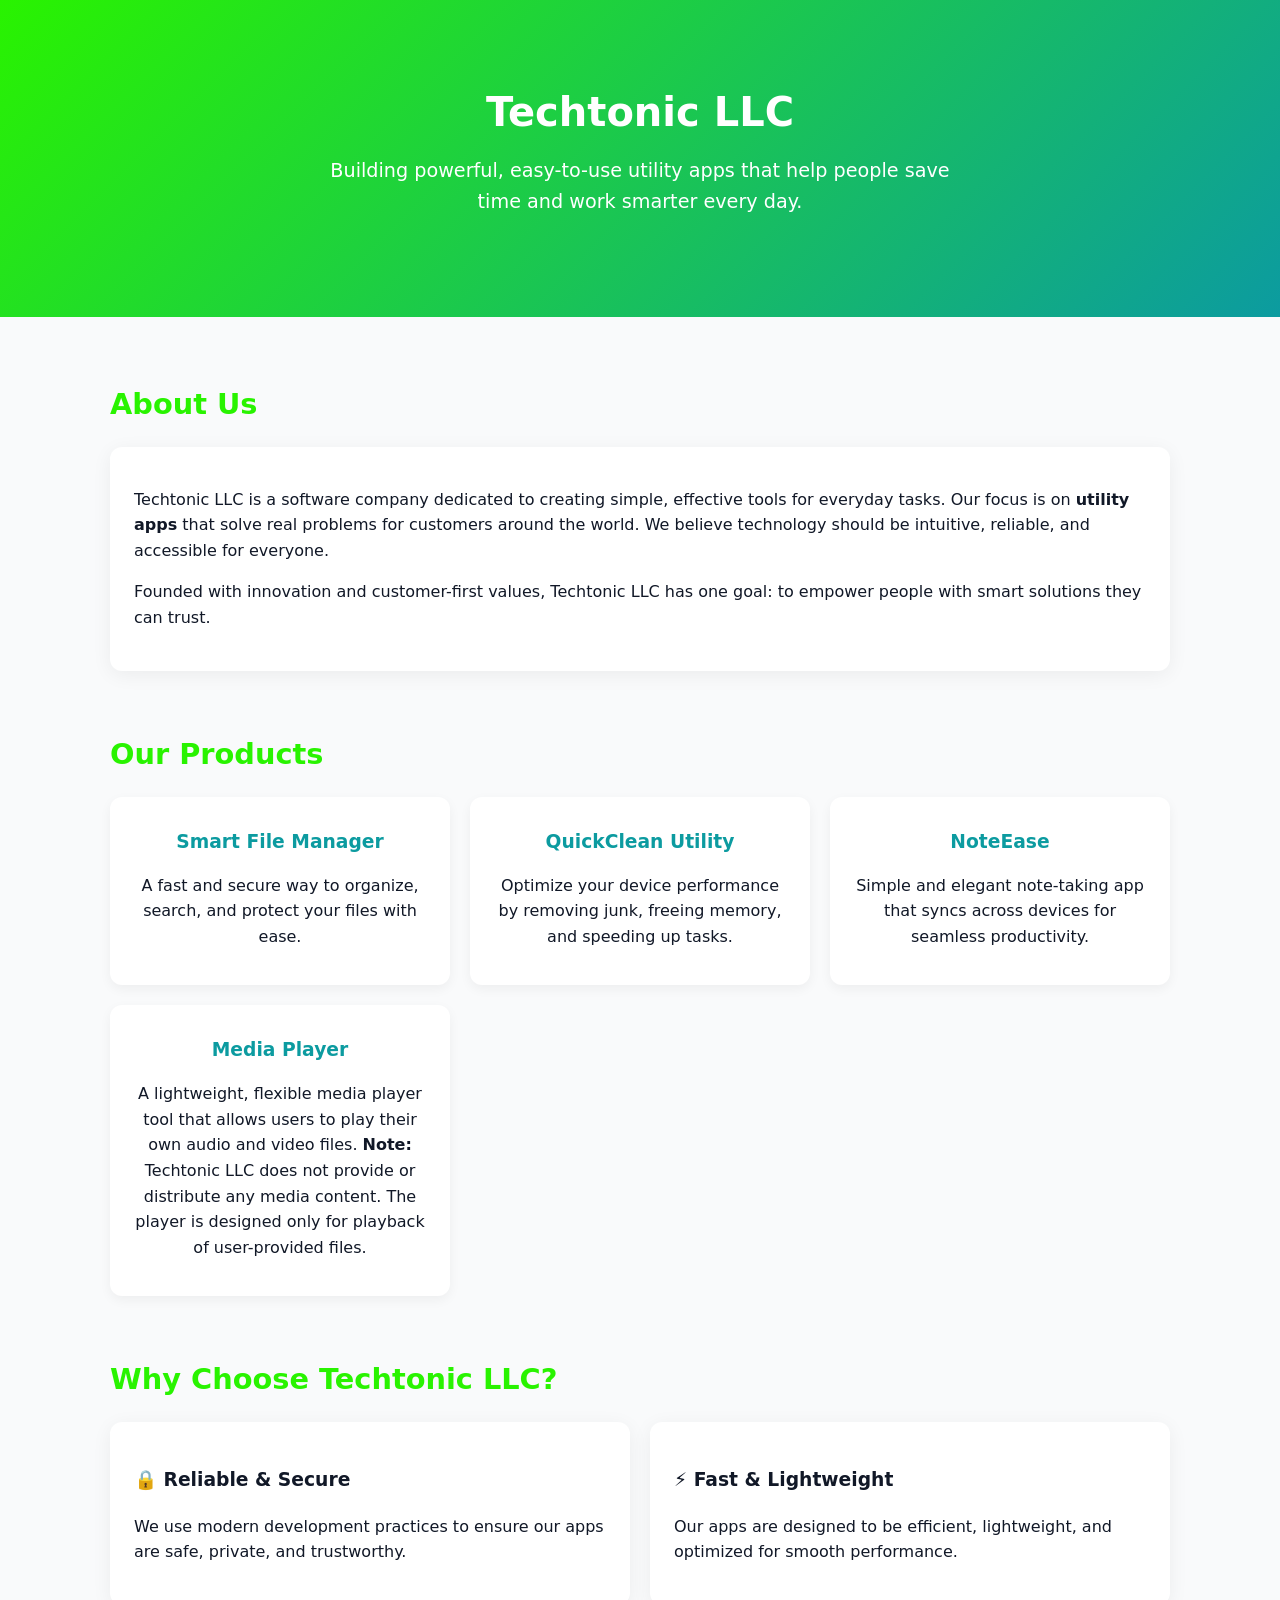
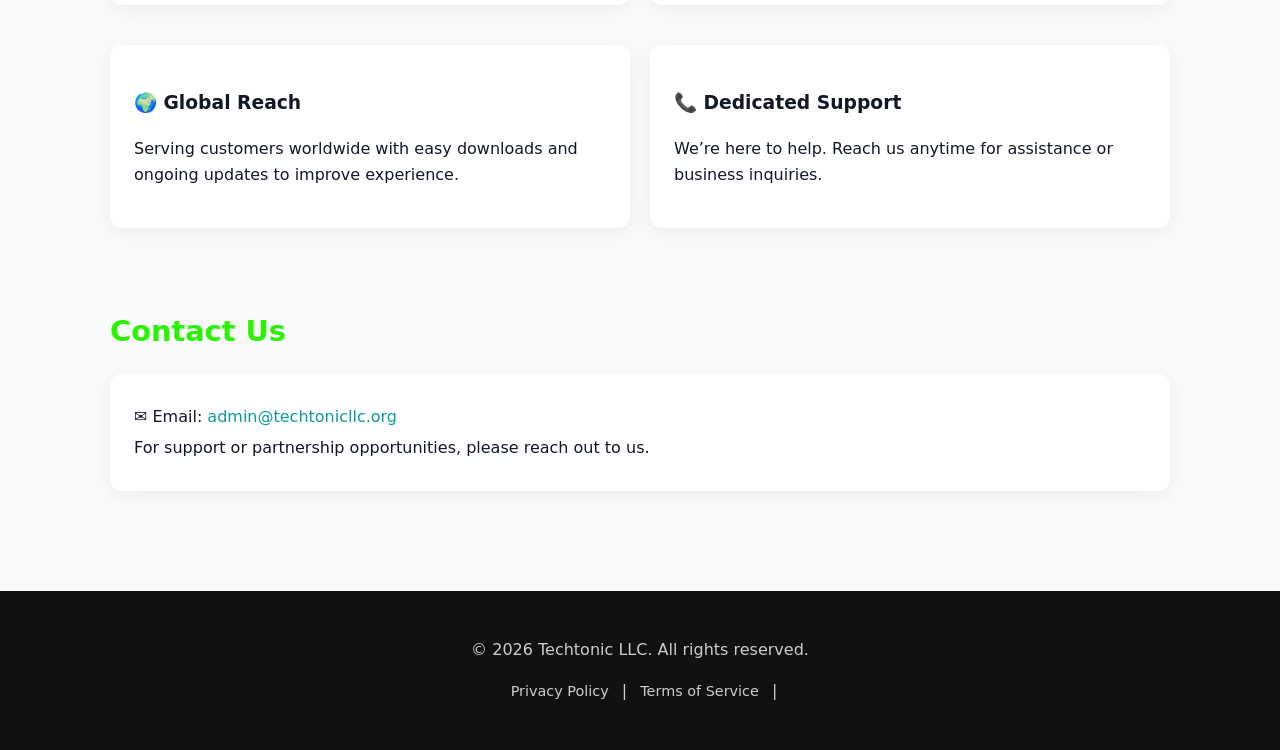
<file: index.html>
<!doctype html>
<html lang="en">
<head>
  <meta charset="utf-8">
  <meta name="viewport" content="width=device-width,initial-scale=1">
  <title>Techtonic LLC — Smart Utility Apps</title>
  <link rel="stylesheet" href="styles.css"/>
</head>
<body>

  <!-- Hero -->
  <header>
    <h1>Techtonic LLC</h1>
    <p>Building powerful, easy-to-use utility apps that help people save time and work smarter every day.</p>
  </header>

  <main>

    <!-- About -->
    <section>
      <h2>About Us</h2>
      <div class="card">
        <p>Techtonic LLC is a software company dedicated to creating simple, effective tools for everyday tasks. 
        Our focus is on <strong>utility apps</strong> that solve real problems for customers around the world.  
        We believe technology should be intuitive, reliable, and accessible for everyone.</p>
        <p>Founded with innovation and customer-first values, Techtonic LLC has one goal: 
        to empower people with smart solutions they can trust.</p>
      </div>
    </section>

    <!-- Products -->
    <section>
      <h2>Our Products</h2>
      <div class="grid grid-3">
        <div class="feature">
          <h3>Smart File Manager</h3>
          <p>A fast and secure way to organize, search, and protect your files with ease.</p>
        </div>
        <div class="feature">
          <h3>QuickClean Utility</h3>
          <p>Optimize your device performance by removing junk, freeing memory, and speeding up tasks.</p>
        </div>
        <div class="feature">
          <h3>NoteEase</h3>
          <p>Simple and elegant note-taking app that syncs across devices for seamless productivity.</p>
        </div>
        <div class="feature">
          <h3>Media Player</h3>
          <p>A lightweight, flexible media player tool that allows users to play their own audio and video files.  
          <strong>Note:</strong> Techtonic LLC does not provide or distribute any media content. The player is designed only for playback of user-provided files.</p>
        </div>
      </div>
    </section>

    <!-- Why Choose Us -->
    <section>
      <h2>Why Choose Techtonic LLC?</h2>
      <div class="grid grid-2">
        <div class="card">
          <h3>🔒 Reliable & Secure</h3>
          <p>We use modern development practices to ensure our apps are safe, private, and trustworthy.</p>
        </div>
        <div class="card">
          <h3>⚡ Fast & Lightweight</h3>
          <p>Our apps are designed to be efficient, lightweight, and optimized for smooth performance.</p>
        </div>
        <div class="card">
          <h3>🌍 Global Reach</h3>
          <p>Serving customers worldwide with easy downloads and ongoing updates to improve experience.</p>
        </div>
        <div class="card">
          <h3>📞 Dedicated Support</h3>
          <p>We’re here to help. Reach us anytime for assistance or business inquiries.</p>
        </div>
      </div>
    </section>

    <!-- Contact -->
    <section>
      <h2>Contact Us</h2>
      <div class="card contact">
        <!-- <p>📞 Phone: <a href="tel:+239-744-5288">+1 646-713-1468</a></p> -->
        <p>✉️ Email: <a href="mailto:admin@techtonicllc.org">admin@techtonicllc.org</a></p>
        <!-- <p>📍 Headquarters: United States</p> -->
        <p>For support or partnership opportunities, please reach out to us.</p>
      </div>
    </section>

  </main>

  <!-- Footer -->
  <footer>
    <p>© <script>document.write(new Date().getFullYear())</script> Techtonic LLC. All rights reserved.</p>
    <p>
      <a href="/privacy-policy.html">Privacy Policy</a> | 
      <a href="/terms-and-conditions.html">Terms of Service</a> | 
      <!-- <a href="#">Support</a> -->
    </p>
  </footer>

</body>
</html>
</file>
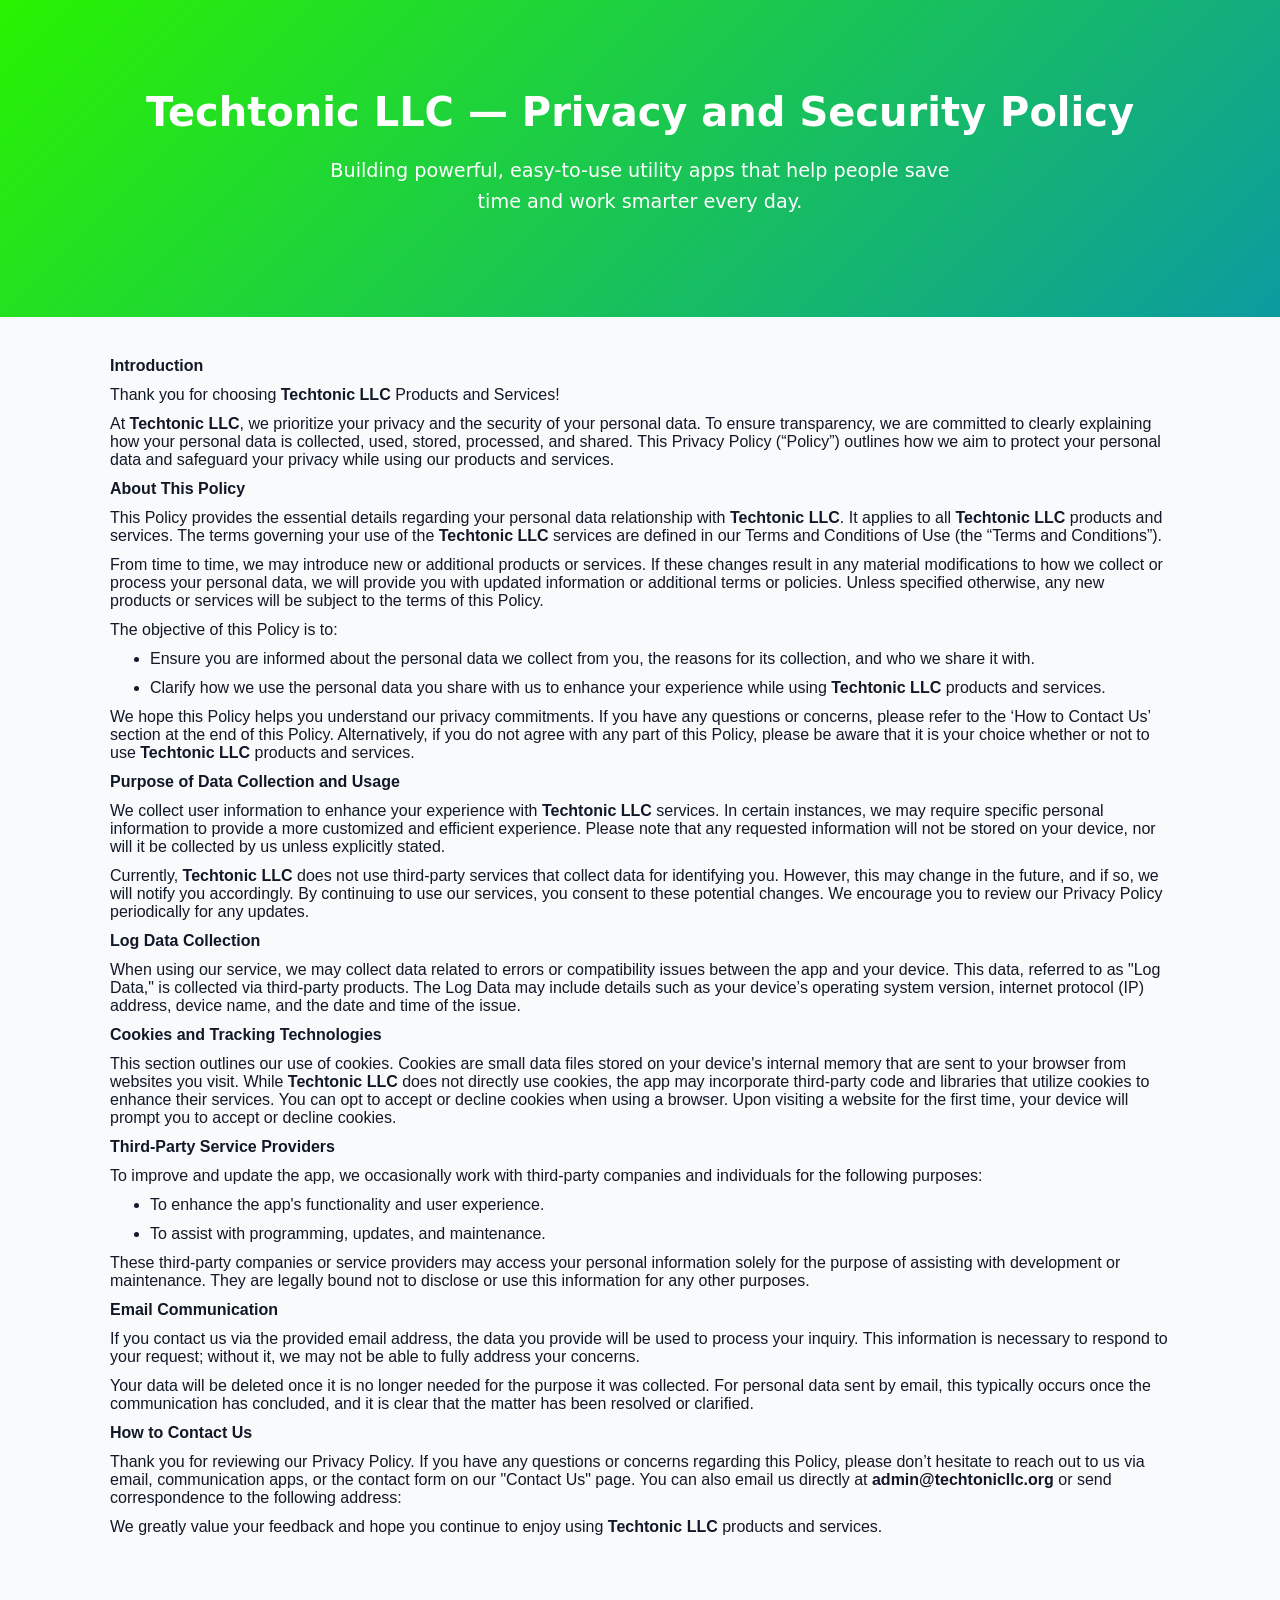
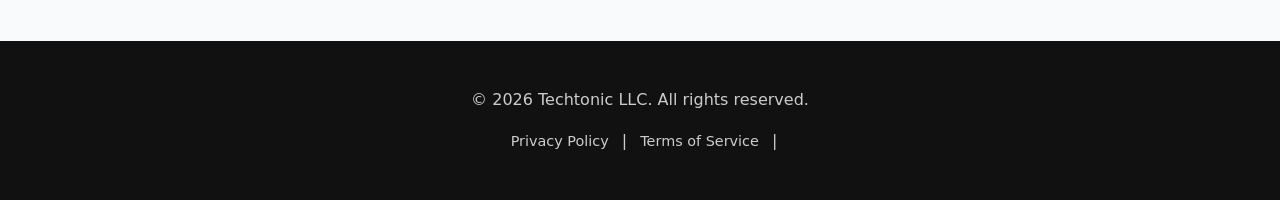
<file: privacy-policy.html>
<!doctype html>
<html lang="en">
  <head>
    <meta charset="UTF-8" />
    <meta name="viewport" content="width=device-width, initial-scale=1.0" />
    <title>Techtonic LLC — Privacy and Security Policy</title>
    <link rel="stylesheet" href="styles.css" />
  </head>
  <body>
    <!-- Hero -->
    <header>
      <h1>Techtonic LLC — Privacy and Security Policy</h1>
      <p>
        Building powerful, easy-to-use utility apps that help people save time
        and work smarter every day.
      </p>
    </header>
    <main>
      <p
        class="MsoNormal"
        style="
          margin: 0in 0in 11px;
          font-size: 15px;
          font-family: Calibri, sans-serif;
          line-height: normal;
        "
      >
        <strong><span style="font-size: 16px">Introduction</span></strong>
      </p>

      <p
        class="MsoNormal"
        style="
          margin: 0in 0in 11px;
          font-size: 15px;
          font-family: Calibri, sans-serif;
          line-height: normal;
        "
      >
        <span style="font-size: 16px"
          >Thank you for choosing <strong>Techtonic LLC</strong> Products and
          Services!</span
        >
      </p>

      <p
        class="MsoNormal"
        style="
          margin: 0in 0in 11px;
          font-size: 15px;
          font-family: Calibri, sans-serif;
          line-height: normal;
        "
      >
        <span style="font-size: 16px"
          >At <strong>Techtonic LLC</strong>, we prioritize your privacy and the
          security of your personal data. To ensure transparency, we are
          committed to clearly explaining how your personal data is collected,
          used, stored, processed, and shared. This Privacy Policy (“Policy”)
          outlines how we aim to protect your personal data and safeguard your
          privacy while using our products and services.</span
        >
      </p>

      <p
        class="MsoNormal"
        style="
          margin: 0in 0in 11px;
          font-size: 15px;
          font-family: Calibri, sans-serif;
          line-height: normal;
        "
      >
        <strong><span style="font-size: 16px">About This Policy</span></strong>
      </p>

      <p
        class="MsoNormal"
        style="
          margin: 0in 0in 11px;
          font-size: 15px;
          font-family: Calibri, sans-serif;
          line-height: normal;
        "
      >
        <span style="font-size: 16px"
          >This Policy provides the essential details regarding your personal
          data relationship with <strong>Techtonic LLC</strong>. It applies to
          all <strong>Techtonic LLC</strong> products and services. The terms
          governing your use of the <strong>Techtonic LLC</strong> services are
          defined in our Terms and Conditions of Use (the “Terms and
          Conditions”).</span
        >
      </p>

      <p
        class="MsoNormal"
        style="
          margin: 0in 0in 11px;
          font-size: 15px;
          font-family: Calibri, sans-serif;
          line-height: normal;
        "
      >
        <span style="font-size: 16px"
          >From time to time, we may introduce new or additional products or
          services. If these changes result in any material modifications to how
          we collect or process your personal data, we will provide you with
          updated information or additional terms or policies. Unless specified
          otherwise, any new products or services will be subject to the terms
          of this Policy.</span
        >
      </p>

      <p
        class="MsoNormal"
        style="
          margin: 0in 0in 11px;
          font-size: 15px;
          font-family: Calibri, sans-serif;
          line-height: normal;
        "
      >
        <span style="font-size: 16px">The objective of this Policy is to:</span>
      </p>

      <ul style="margin-bottom: 0in; margin-top: 0in" type="disc">
        <li
          class="MsoNormal"
          style="
            margin: 0in 0in 11px;
            font-size: 15px;
            font-family: Calibri, sans-serif;
            line-height: normal;
          "
        >
          <span style="font-size: 16px"
            >Ensure you are informed about the personal data we collect from
            you, the reasons for its collection, and who we share it with.</span
          >
        </li>
        <li
          class="MsoNormal"
          style="
            margin: 0in 0in 11px;
            font-size: 15px;
            font-family: Calibri, sans-serif;
            line-height: normal;
          "
        >
          <span style="font-size: 16px"
            >Clarify how we use the personal data you share with us to enhance
            your experience while using <strong>Techtonic LLC</strong> products
            and services.</span
          >
        </li>
      </ul>

      <p
        class="MsoNormal"
        style="
          margin: 0in 0in 11px;
          font-size: 15px;
          font-family: Calibri, sans-serif;
          line-height: normal;
        "
      >
        <span style="font-size: 16px"
          >We hope this Policy helps you understand our privacy commitments. If
          you have any questions or concerns, please refer to the ‘How to
          Contact Us’ section at the end of this Policy. Alternatively, if you
          do not agree with any part of this Policy, please be aware that it is
          your choice whether or not to use
          <strong>Techtonic LLC</strong> products and services.</span
        >
      </p>

      <p
        class="MsoNormal"
        style="
          margin: 0in 0in 11px;
          font-size: 15px;
          font-family: Calibri, sans-serif;
          line-height: normal;
        "
      >
        <strong
          ><span style="font-size: 16px"
            >Purpose of Data Collection and Usage</span
          ></strong
        >
      </p>

      <p
        class="MsoNormal"
        style="
          margin: 0in 0in 11px;
          font-size: 15px;
          font-family: Calibri, sans-serif;
          line-height: normal;
        "
      >
        <span style="font-size: 16px"
          >We collect user information to enhance your experience with
          <strong>Techtonic LLC</strong> services. In certain instances, we may
          require specific personal information to provide a more customized and
          efficient experience. Please note that any requested information will
          not be stored on your device, nor will it be collected by us unless
          explicitly stated.</span
        >
      </p>

      <p
        class="MsoNormal"
        style="
          margin: 0in 0in 11px;
          font-size: 15px;
          font-family: Calibri, sans-serif;
          line-height: normal;
        "
      >
        <span style="font-size: 16px"
          >Currently, <strong>Techtonic LLC</strong> does not use third-party
          services that collect data for identifying you. However, this may
          change in the future, and if so, we will notify you accordingly. By
          continuing to use our services, you consent to these potential
          changes. We encourage you to review our Privacy Policy periodically
          for any updates.</span
        >
      </p>

      <p
        class="MsoNormal"
        style="
          margin: 0in 0in 11px;
          font-size: 15px;
          font-family: Calibri, sans-serif;
          line-height: normal;
        "
      >
        <strong
          ><span style="font-size: 16px">Log Data Collection</span></strong
        >
      </p>

      <p
        class="MsoNormal"
        style="
          margin: 0in 0in 11px;
          font-size: 15px;
          font-family: Calibri, sans-serif;
          line-height: normal;
        "
      >
        <span style="font-size: 16px"
          >When using our service, we may collect data related to errors or
          compatibility issues between the app and your device. This data,
          referred to as "Log Data," is collected via third-party products. The
          Log Data may include details such as your device’s operating system
          version, internet protocol (IP) address, device name, and the date and
          time of the issue.</span
        >
      </p>

      <p
        class="MsoNormal"
        style="
          margin: 0in 0in 11px;
          font-size: 15px;
          font-family: Calibri, sans-serif;
          line-height: normal;
        "
      >
        <strong
          ><span style="font-size: 16px"
            >Cookies and Tracking Technologies</span
          ></strong
        >
      </p>

      <p
        class="MsoNormal"
        style="
          margin: 0in 0in 11px;
          font-size: 15px;
          font-family: Calibri, sans-serif;
          line-height: normal;
        "
      >
        <span style="font-size: 16px"
          >This section outlines our use of cookies. Cookies are small data
          files stored on your device's internal memory that are sent to your
          browser from websites you visit. While
          <strong>Techtonic LLC</strong> does not directly use cookies, the app
          may incorporate third-party code and libraries that utilize cookies to
          enhance their services. You can opt to accept or decline cookies when
          using a browser. Upon visiting a website for the first time, your
          device will prompt you to accept or decline cookies.</span
        >
      </p>

      <p
        class="MsoNormal"
        style="
          margin: 0in 0in 11px;
          font-size: 15px;
          font-family: Calibri, sans-serif;
          line-height: normal;
        "
      >
        <strong
          ><span style="font-size: 16px"
            >Third-Party Service Providers</span
          ></strong
        >
      </p>

      <p
        class="MsoNormal"
        style="
          margin: 0in 0in 11px;
          font-size: 15px;
          font-family: Calibri, sans-serif;
          line-height: normal;
        "
      >
        <span style="font-size: 16px"
          >To improve and update the app, we occasionally work with third-party
          companies and individuals for the following purposes:</span
        >
      </p>

      <ul style="margin-bottom: 0in; margin-top: 0in" type="disc">
        <li
          class="MsoNormal"
          style="
            margin: 0in 0in 11px;
            font-size: 15px;
            font-family: Calibri, sans-serif;
            line-height: normal;
          "
        >
          <span style="font-size: 16px"
            >To enhance the app's functionality and user experience.</span
          >
        </li>
        <li
          class="MsoNormal"
          style="
            margin: 0in 0in 11px;
            font-size: 15px;
            font-family: Calibri, sans-serif;
            line-height: normal;
          "
        >
          <span style="font-size: 16px"
            >To assist with programming, updates, and maintenance.</span
          >
        </li>
      </ul>

      <p
        class="MsoNormal"
        style="
          margin: 0in 0in 11px;
          font-size: 15px;
          font-family: Calibri, sans-serif;
          line-height: normal;
        "
      >
        <span style="font-size: 16px"
          >These third-party companies or service providers may access your
          personal information solely for the purpose of assisting with
          development or maintenance. They are legally bound not to disclose or
          use this information for any other purposes.</span
        >
      </p>

      <p
        class="MsoNormal"
        style="
          margin: 0in 0in 11px;
          font-size: 15px;
          font-family: Calibri, sans-serif;
          line-height: normal;
        "
      >
        <strong
          ><span style="font-size: 16px">Email Communication</span></strong
        >
      </p>

      <p
        class="MsoNormal"
        style="
          margin: 0in 0in 11px;
          font-size: 15px;
          font-family: Calibri, sans-serif;
          line-height: normal;
        "
      >
        <span style="font-size: 16px"
          >If you contact us via the provided email address, the data you
          provide will be used to process your inquiry. This information is
          necessary to respond to your request; without it, we may not be able
          to fully address your concerns.</span
        >
      </p>

      <p
        class="MsoNormal"
        style="
          margin: 0in 0in 11px;
          font-size: 15px;
          font-family: Calibri, sans-serif;
          line-height: normal;
        "
      >
        <span style="font-size: 16px"
          >Your data will be deleted once it is no longer needed for the purpose
          it was collected. For personal data sent by email, this typically
          occurs once the communication has concluded, and it is clear that the
          matter has been resolved or clarified.</span
        >
      </p>

      <p
        class="MsoNormal"
        style="
          margin: 0in 0in 11px;
          font-size: 15px;
          font-family: Calibri, sans-serif;
          line-height: normal;
        "
      >
        <strong><span style="font-size: 16px">How to Contact Us</span></strong>
      </p>

      <p
        class="MsoNormal"
        style="
          margin: 0in 0in 11px;
          font-size: 15px;
          font-family: Calibri, sans-serif;
          line-height: normal;
        "
      >
        <span style="font-size: 16px"
          >Thank you for reviewing our Privacy Policy. If you have any questions
          or concerns regarding this Policy, please don’t hesitate to reach out
          to us via email, communication apps, or the contact form on our
          "Contact Us" page. You can also email us directly at
          <strong>admin@techtonicllc.org</strong> or send correspondence to the
          following address:</span
        >
      </p>

      <p
        class="MsoNormal"
        style="
          margin: 0in 0in 11px;
          font-size: 15px;
          font-family: Calibri, sans-serif;
          line-height: normal;
        "
      >
        <span style="font-size: 16px"
          >We greatly value your feedback and hope you continue to enjoy using
          <strong>Techtonic LLC</strong> products and services.</span
        >
      </p>

      <p
        class="MsoNormal"
        style="
          margin: 0in 0in 11px;
          font-size: 15px;
          font-family: Calibri, sans-serif;
          line-height: 106%;
        "
      >
        <span style="font-size: 15px; line-height: 106%">&nbsp;</span><br />
      </p>

      <p
        class="MsoNormal"
        style="
          margin: 0in 0in 11px;
          line-height: 107%;
          font-size: 15px;
          font-family: Calibri, sans-serif;
        "
      >
        &nbsp;<br />
      </p>
    </main>
    <!-- Footer -->
    <footer>
      <p>
        ©
        <script>
          document.write(new Date().getFullYear());
        </script>
        Techtonic LLC. All rights reserved.
      </p>
      <p>
        <a href="/privacy-policy.html">Privacy Policy</a> |
        <a href="/terms-and-conditions.html">Terms of Service</a> |
        <!-- <a href="#">Support</a> -->
      </p>
    </footer>
  </body>
</html>
</file>
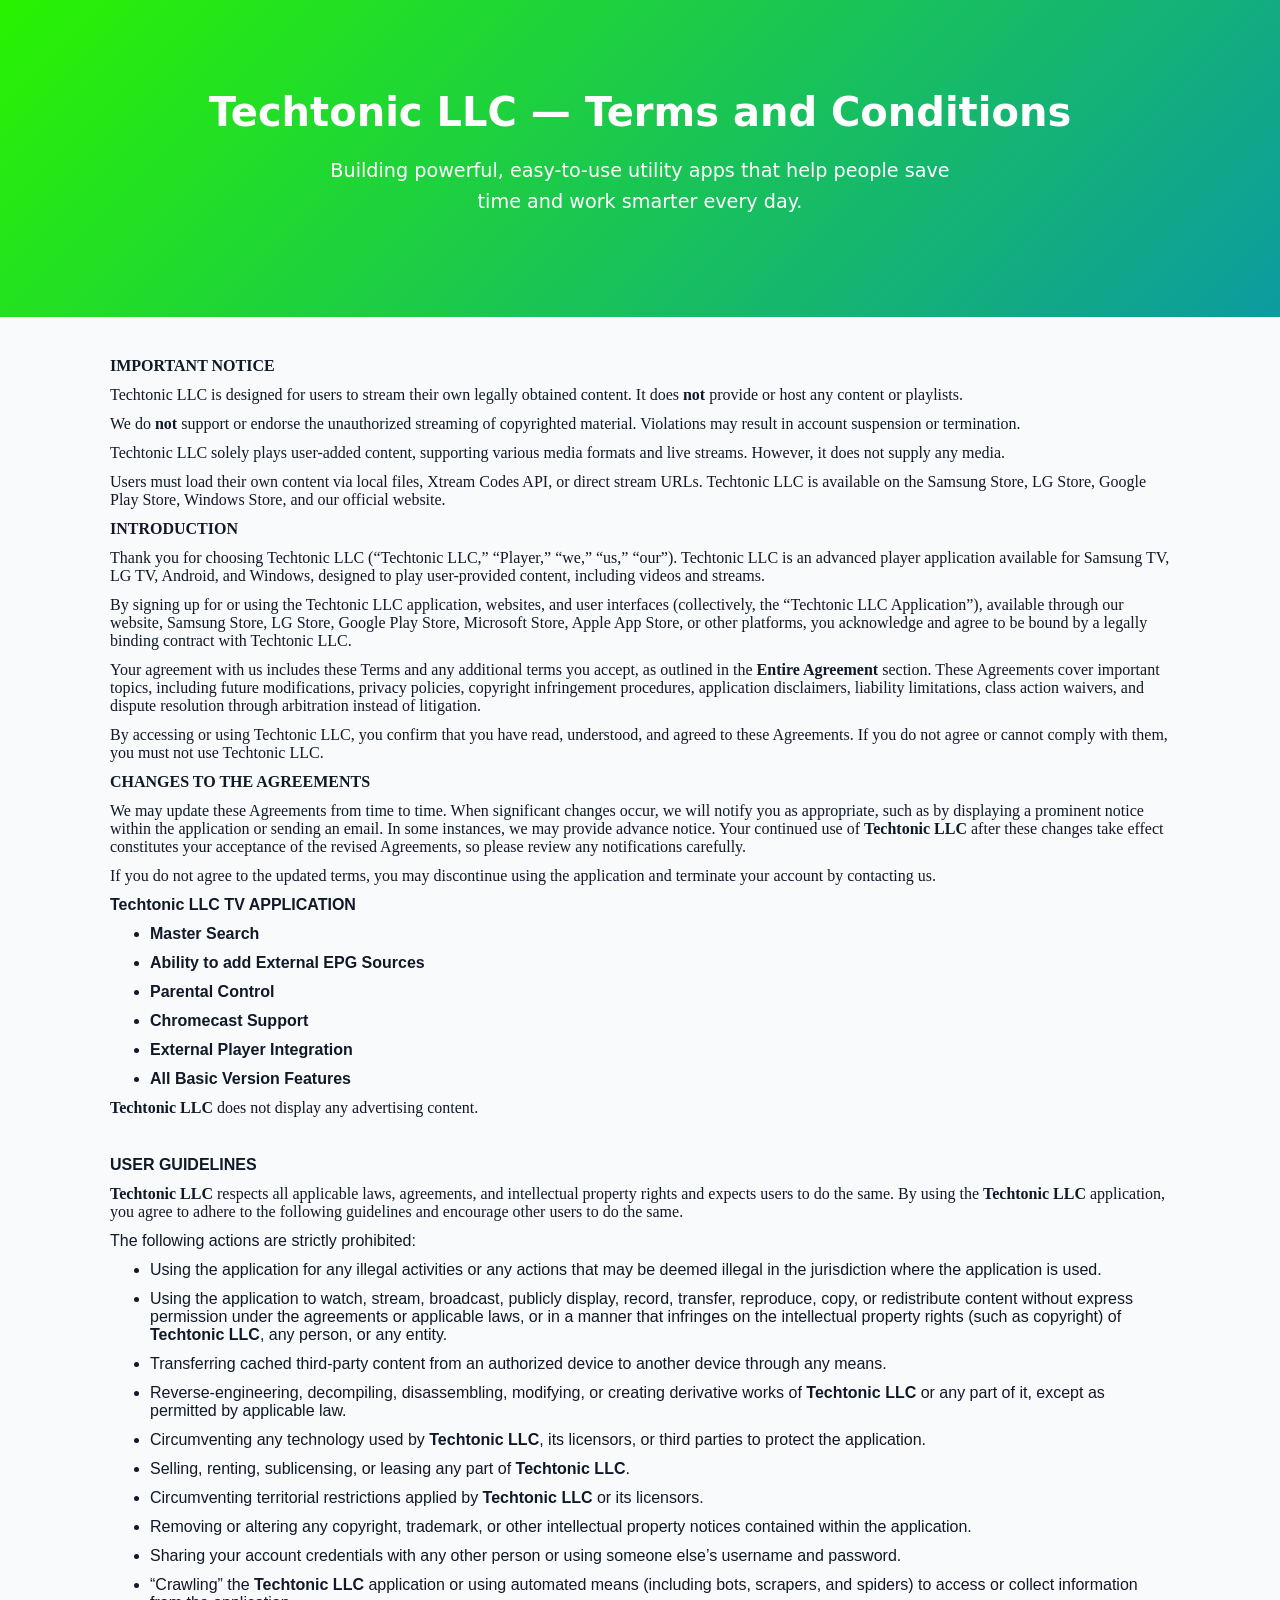
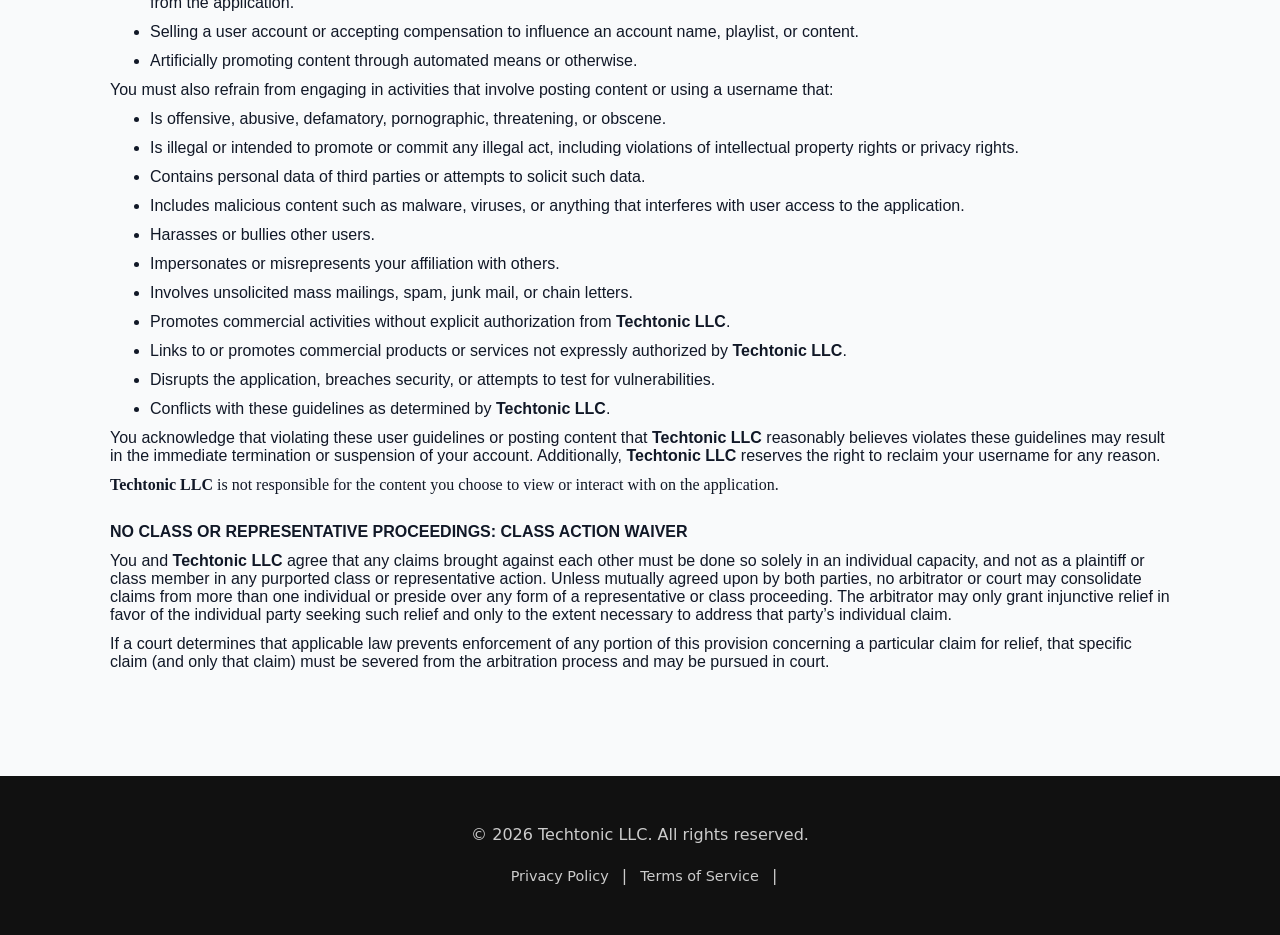
<file: terms-and-conditions.html>
<!doctype html>
<html lang="en">
  <head>
    <meta charset="UTF-8" />
    <meta name="viewport" content="width=device-width, initial-scale=1.0" />
    <title>Techtonic LLC — Terms and Conditions</title>
    <link rel="stylesheet" href="styles.css" />
  </head>
  <body>
    <header>
      <h1>Techtonic LLC — Terms and Conditions</h1>
      <p>
        Building powerful, easy-to-use utility apps that help people save time
        and work smarter every day.
      </p>
    </header>
    <main>
      <p
        class="MsoNormal"
        style="
          margin: 0in 0in 11px;
          font-size: 15px;
          font-family: Calibri, sans-serif;
          line-height: normal;
        "
      >
        <strong
          ><span
            style="
              font-size: 16px;
              font-family: &quot;Times New Roman&quot;, serif;
            "
            >IMPORTANT NOTICE</span
          ></strong
        >
      </p>

      <p
        class="MsoNormal"
        style="
          margin: 0in 0in 11px;
          font-size: 15px;
          font-family: Calibri, sans-serif;
          line-height: normal;
        "
      >
        <span
          style="
            font-size: 16px;
            font-family: &quot;Times New Roman&quot;, serif;
          "
          >Techtonic LLC is designed for users to stream their own legally
          obtained content. It does <strong>not</strong> provide or host any
          content or playlists.</span
        >
      </p>

      <p
        class="MsoNormal"
        style="
          margin: 0in 0in 11px;
          font-size: 15px;
          font-family: Calibri, sans-serif;
          line-height: normal;
        "
      >
        <span
          style="
            font-size: 16px;
            font-family: &quot;Times New Roman&quot;, serif;
          "
          >We do <strong>not</strong> support or endorse the unauthorized
          streaming of copyrighted material. Violations may result in account
          suspension or termination.</span
        >
      </p>

      <p
        class="MsoNormal"
        style="
          margin: 0in 0in 11px;
          font-size: 15px;
          font-family: Calibri, sans-serif;
          line-height: normal;
        "
      >
        <span
          style="
            font-size: 16px;
            font-family: &quot;Times New Roman&quot;, serif;
          "
          >Techtonic LLC solely plays user-added content, supporting various
          media formats and live streams. However, it does not supply any
          media.</span
        >
      </p>

      <p
        class="MsoNormal"
        style="
          margin: 0in 0in 11px;
          font-size: 15px;
          font-family: Calibri, sans-serif;
          line-height: normal;
        "
      >
        <span
          style="
            font-size: 16px;
            font-family: &quot;Times New Roman&quot;, serif;
          "
          >Users must load their own content via local files, Xtream Codes API,
          or direct stream URLs. Techtonic LLC is available on the Samsung
          Store, LG Store, Google Play Store, Windows Store, and our official
          website.</span
        >
      </p>

      <p
        class="MsoNormal"
        style="
          margin: 0in 0in 11px;
          font-size: 15px;
          font-family: Calibri, sans-serif;
          line-height: normal;
        "
      >
        <strong
          ><span
            style="
              font-size: 16px;
              font-family: &quot;Times New Roman&quot;, serif;
            "
            >INTRODUCTION</span
          ></strong
        >
      </p>

      <p
        class="MsoNormal"
        style="
          margin: 0in 0in 11px;
          font-size: 15px;
          font-family: Calibri, sans-serif;
          line-height: normal;
        "
      >
        <span
          style="
            font-size: 16px;
            font-family: &quot;Times New Roman&quot;, serif;
          "
          >Thank you for choosing Techtonic LLC (“Techtonic LLC,” “Player,”
          “we,” “us,” “our”). Techtonic LLC is an advanced player application
          available for Samsung TV, LG TV, Android, and Windows, designed to
          play user-provided content, including videos and streams.</span
        >
      </p>

      <p
        class="MsoNormal"
        style="
          margin: 0in 0in 11px;
          font-size: 15px;
          font-family: Calibri, sans-serif;
          line-height: normal;
        "
      >
        <span
          style="
            font-size: 16px;
            font-family: &quot;Times New Roman&quot;, serif;
          "
          >By signing up for or using the Techtonic LLC application, websites,
          and user interfaces (collectively, the “Techtonic LLC Application”),
          available through our website, Samsung Store, LG Store, Google Play
          Store, Microsoft Store, Apple App Store, or other platforms, you
          acknowledge and agree to be bound by a legally binding contract with
          Techtonic LLC.</span
        >
      </p>

      <p
        class="MsoNormal"
        style="
          margin: 0in 0in 11px;
          font-size: 15px;
          font-family: Calibri, sans-serif;
          line-height: normal;
        "
      >
        <span
          style="
            font-size: 16px;
            font-family: &quot;Times New Roman&quot;, serif;
          "
          >Your agreement with us includes these Terms and any additional terms
          you accept, as outlined in the
          <strong>Entire Agreement</strong> section. These Agreements cover
          important topics, including future modifications, privacy policies,
          copyright infringement procedures, application disclaimers, liability
          limitations, class action waivers, and dispute resolution through
          arbitration instead of litigation.</span
        >
      </p>

      <p
        class="MsoNormal"
        style="
          margin: 0in 0in 11px;
          font-size: 15px;
          font-family: Calibri, sans-serif;
          line-height: normal;
        "
      >
        <span
          style="
            font-size: 16px;
            font-family: &quot;Times New Roman&quot;, serif;
          "
          >By accessing or using Techtonic LLC, you confirm that you have read,
          understood, and agreed to these Agreements. If you do not agree or
          cannot comply with them, you must not use Techtonic LLC.</span
        >
      </p>

      <p
        class="MsoNormal"
        style="
          margin: 0in 0in 11px;
          font-size: 15px;
          font-family: Calibri, sans-serif;
          line-height: normal;
        "
      >
        <strong
          ><span
            style="
              font-size: 16px;
              font-family: &quot;Times New Roman&quot;, serif;
            "
            >CHANGES TO THE AGREEMENTS</span
          ></strong
        >
      </p>

      <p
        class="MsoNormal"
        style="
          margin: 0in 0in 11px;
          font-size: 15px;
          font-family: Calibri, sans-serif;
          line-height: normal;
        "
      >
        <span
          style="
            font-size: 16px;
            font-family: &quot;Times New Roman&quot;, serif;
          "
          >We may update these Agreements from time to time. When significant
          changes occur, we will notify you as appropriate, such as by
          displaying a prominent notice within the application or sending an
          email. In some instances, we may provide advance notice. Your
          continued use of <strong>Techtonic LLC</strong> after these changes
          take effect constitutes your acceptance of the revised Agreements, so
          please review any notifications carefully.</span
        >
      </p>

      <p
        class="MsoNormal"
        style="
          margin: 0in 0in 11px;
          font-size: 15px;
          font-family: Calibri, sans-serif;
          line-height: normal;
        "
      >
        <span
          style="
            font-size: 16px;
            font-family: &quot;Times New Roman&quot;, serif;
          "
          >If you do not agree to the updated terms, you may discontinue using
          the application and terminate your account by contacting us.</span
        >
      </p>

      <p
        class="MsoNormal"
        style="
          margin: 0in 0in 11px;
          font-size: 15px;
          font-family: Calibri, sans-serif;
          line-height: normal;
        "
      >
        <strong
          ><span style="font-size: 16px"
            >Techtonic LLC TV APPLICATION</span
          ></strong
        >
      </p>

      <ul style="margin-bottom: 0in; margin-top: 0in" type="disc">
        <li
          class="MsoNormal"
          style="
            margin: 0in 0in 11px;
            font-size: 15px;
            font-family: Calibri, sans-serif;
            line-height: normal;
          "
        >
          <strong><span style="font-size: 16px">Master Search</span></strong>
        </li>
        <li
          class="MsoNormal"
          style="
            margin: 0in 0in 11px;
            font-size: 15px;
            font-family: Calibri, sans-serif;
            line-height: normal;
          "
        >
          <strong
            ><span style="font-size: 16px"
              >Ability to add External EPG Sources</span
            ></strong
          >
        </li>
        <li
          class="MsoNormal"
          style="
            margin: 0in 0in 11px;
            font-size: 15px;
            font-family: Calibri, sans-serif;
            line-height: normal;
          "
        >
          <strong><span style="font-size: 16px">Parental Control</span></strong>
        </li>
        <li
          class="MsoNormal"
          style="
            margin: 0in 0in 11px;
            font-size: 15px;
            font-family: Calibri, sans-serif;
            line-height: normal;
          "
        >
          <strong
            ><span style="font-size: 16px">Chromecast Support</span></strong
          >
        </li>
        <li
          class="MsoNormal"
          style="
            margin: 0in 0in 11px;
            font-size: 15px;
            font-family: Calibri, sans-serif;
            line-height: normal;
          "
        >
          <strong
            ><span style="font-size: 16px"
              >External Player Integration</span
            ></strong
          >
        </li>
        <li
          class="MsoNormal"
          style="
            margin: 0in 0in 11px;
            font-size: 15px;
            font-family: Calibri, sans-serif;
            line-height: normal;
          "
        >
          <strong
            ><span style="font-size: 16px"
              >All Basic Version Features</span
            ></strong
          >
        </li>
      </ul>

      <p
        class="MsoNormal"
        style="
          margin: 0in 0in 11px;
          font-size: 15px;
          font-family: Calibri, sans-serif;
          line-height: normal;
        "
      >
        <strong
          ><span
            style="
              font-size: 16px;
              font-family: &quot;Times New Roman&quot;, serif;
            "
            >Techtonic LLC</span
          ></strong
        ><span
          style="
            font-size: 16px;
            font-family: &quot;Times New Roman&quot;, serif;
          "
        >
          does not display any advertising content.</span
        >
      </p>

      <p
        class="MsoNormal"
        style="
          margin: 0in 0in 11px;
          font-size: 15px;
          font-family: Calibri, sans-serif;
          line-height: normal;
        "
      >
        <br />
      </p>

      <p
        class="MsoNormal"
        style="
          margin: 0in 0in 11px;
          font-size: 15px;
          font-family: Calibri, sans-serif;
          line-height: normal;
        "
      >
        <strong><span style="font-size: 16px">USER GUIDELINES</span></strong>
      </p>

      <p
        class="MsoNormal"
        style="
          margin: 0in 0in 11px;
          font-size: 15px;
          font-family: Calibri, sans-serif;
          line-height: normal;
        "
      >
        <strong
          ><span
            style="
              font-size: 16px;
              font-family: &quot;Times New Roman&quot;, serif;
            "
            >Techtonic LLC</span
          ></strong
        ><span
          style="
            font-size: 16px;
            font-family: &quot;Times New Roman&quot;, serif;
          "
        >
          respects all applicable laws, agreements, and intellectual property
          rights and expects users to do the same. By using the
          <strong>Techtonic LLC</strong> application, you agree to adhere to the
          following guidelines and encourage other users to do the same.</span
        >
      </p>

      <p
        class="MsoNormal"
        style="
          margin: 0in 0in 11px;
          font-size: 15px;
          font-family: Calibri, sans-serif;
          line-height: normal;
        "
      >
        <span style="font-size: 16px"
          >The following actions are strictly prohibited:</span
        >
      </p>

      <ul style="margin-bottom: 0in; margin-top: 0in" type="disc">
        <li
          class="MsoNormal"
          style="
            margin: 0in 0in 11px;
            font-size: 15px;
            font-family: Calibri, sans-serif;
            line-height: normal;
          "
        >
          <span style="font-size: 16px"
            >Using the application for any illegal activities or any actions
            that may be deemed illegal in the jurisdiction where the application
            is used.</span
          >
        </li>
        <li
          class="MsoNormal"
          style="
            margin: 0in 0in 11px;
            font-size: 15px;
            font-family: Calibri, sans-serif;
            line-height: normal;
          "
        >
          <span style="font-size: 16px"
            >Using the application to watch, stream, broadcast, publicly
            display, record, transfer, reproduce, copy, or redistribute content
            without express permission under the agreements or applicable laws,
            or in a manner that infringes on the intellectual property rights
            (such as copyright) of <strong>Techtonic LLC</strong>, any person,
            or any entity.</span
          >
        </li>
        <li
          class="MsoNormal"
          style="
            margin: 0in 0in 11px;
            font-size: 15px;
            font-family: Calibri, sans-serif;
            line-height: normal;
          "
        >
          <span style="font-size: 16px"
            >Transferring cached third-party content from an authorized device
            to another device through any means.</span
          >
        </li>
        <li
          class="MsoNormal"
          style="
            margin: 0in 0in 11px;
            font-size: 15px;
            font-family: Calibri, sans-serif;
            line-height: normal;
          "
        >
          <span style="font-size: 16px"
            >Reverse-engineering, decompiling, disassembling, modifying, or
            creating derivative works of <strong>Techtonic LLC</strong> or any
            part of it, except as permitted by applicable law.</span
          >
        </li>
        <li
          class="MsoNormal"
          style="
            margin: 0in 0in 11px;
            font-size: 15px;
            font-family: Calibri, sans-serif;
            line-height: normal;
          "
        >
          <span style="font-size: 16px"
            >Circumventing any technology used by
            <strong>Techtonic LLC</strong>, its licensors, or third parties to
            protect the application.</span
          >
        </li>
        <li
          class="MsoNormal"
          style="
            margin: 0in 0in 11px;
            font-size: 15px;
            font-family: Calibri, sans-serif;
            line-height: normal;
          "
        >
          <span style="font-size: 16px"
            >Selling, renting, sublicensing, or leasing any part of
            <strong>Techtonic LLC</strong>.</span
          >
        </li>
        <li
          class="MsoNormal"
          style="
            margin: 0in 0in 11px;
            font-size: 15px;
            font-family: Calibri, sans-serif;
            line-height: normal;
          "
        >
          <span style="font-size: 16px"
            >Circumventing territorial restrictions applied by
            <strong>Techtonic LLC</strong> or its licensors.</span
          >
        </li>
        <li
          class="MsoNormal"
          style="
            margin: 0in 0in 11px;
            font-size: 15px;
            font-family: Calibri, sans-serif;
            line-height: normal;
          "
        >
          <span style="font-size: 16px"
            >Removing or altering any copyright, trademark, or other
            intellectual property notices contained within the
            application.</span
          >
        </li>
        <li
          class="MsoNormal"
          style="
            margin: 0in 0in 11px;
            font-size: 15px;
            font-family: Calibri, sans-serif;
            line-height: normal;
          "
        >
          <span style="font-size: 16px"
            >Sharing your account credentials with any other person or using
            someone else’s username and password.</span
          >
        </li>
        <li
          class="MsoNormal"
          style="
            margin: 0in 0in 11px;
            font-size: 15px;
            font-family: Calibri, sans-serif;
            line-height: normal;
          "
        >
          <span style="font-size: 16px"
            >“Crawling” the <strong>Techtonic LLC</strong> application or using
            automated means (including bots, scrapers, and spiders) to access or
            collect information from the application.</span
          >
        </li>
        <li
          class="MsoNormal"
          style="
            margin: 0in 0in 11px;
            font-size: 15px;
            font-family: Calibri, sans-serif;
            line-height: normal;
          "
        >
          <span style="font-size: 16px"
            >Selling a user account or accepting compensation to influence an
            account name, playlist, or content.</span
          >
        </li>
        <li
          class="MsoNormal"
          style="
            margin: 0in 0in 11px;
            font-size: 15px;
            font-family: Calibri, sans-serif;
            line-height: normal;
          "
        >
          <span style="font-size: 16px"
            >Artificially promoting content through automated means or
            otherwise.</span
          >
        </li>
      </ul>

      <p
        class="MsoNormal"
        style="
          margin: 0in 0in 11px;
          font-size: 15px;
          font-family: Calibri, sans-serif;
          line-height: normal;
        "
      >
        <span style="font-size: 16px"
          >You must also refrain from engaging in activities that involve
          posting content or using a username that:</span
        >
      </p>

      <ul style="margin-bottom: 0in; margin-top: 0in" type="disc">
        <li
          class="MsoNormal"
          style="
            margin: 0in 0in 11px;
            font-size: 15px;
            font-family: Calibri, sans-serif;
            line-height: normal;
          "
        >
          <span style="font-size: 16px"
            >Is offensive, abusive, defamatory, pornographic, threatening, or
            obscene.</span
          >
        </li>
        <li
          class="MsoNormal"
          style="
            margin: 0in 0in 11px;
            font-size: 15px;
            font-family: Calibri, sans-serif;
            line-height: normal;
          "
        >
          <span style="font-size: 16px"
            >Is illegal or intended to promote or commit any illegal act,
            including violations of intellectual property rights or privacy
            rights.</span
          >
        </li>
        <li
          class="MsoNormal"
          style="
            margin: 0in 0in 11px;
            font-size: 15px;
            font-family: Calibri, sans-serif;
            line-height: normal;
          "
        >
          <span style="font-size: 16px"
            >Contains personal data of third parties or attempts to solicit such
            data.</span
          >
        </li>
        <li
          class="MsoNormal"
          style="
            margin: 0in 0in 11px;
            font-size: 15px;
            font-family: Calibri, sans-serif;
            line-height: normal;
          "
        >
          <span style="font-size: 16px"
            >Includes malicious content such as malware, viruses, or anything
            that interferes with user access to the application.</span
          >
        </li>
        <li
          class="MsoNormal"
          style="
            margin: 0in 0in 11px;
            font-size: 15px;
            font-family: Calibri, sans-serif;
            line-height: normal;
          "
        >
          <span style="font-size: 16px">Harasses or bullies other users.</span>
        </li>
        <li
          class="MsoNormal"
          style="
            margin: 0in 0in 11px;
            font-size: 15px;
            font-family: Calibri, sans-serif;
            line-height: normal;
          "
        >
          <span style="font-size: 16px"
            >Impersonates or misrepresents your affiliation with others.</span
          >
        </li>
        <li
          class="MsoNormal"
          style="
            margin: 0in 0in 11px;
            font-size: 15px;
            font-family: Calibri, sans-serif;
            line-height: normal;
          "
        >
          <span style="font-size: 16px"
            >Involves unsolicited mass mailings, spam, junk mail, or chain
            letters.</span
          >
        </li>
        <li
          class="MsoNormal"
          style="
            margin: 0in 0in 11px;
            font-size: 15px;
            font-family: Calibri, sans-serif;
            line-height: normal;
          "
        >
          <span style="font-size: 16px"
            >Promotes commercial activities without explicit authorization from
            <strong>Techtonic LLC</strong>.</span
          >
        </li>
        <li
          class="MsoNormal"
          style="
            margin: 0in 0in 11px;
            font-size: 15px;
            font-family: Calibri, sans-serif;
            line-height: normal;
          "
        >
          <span style="font-size: 16px"
            >Links to or promotes commercial products or services not expressly
            authorized by <strong>Techtonic LLC</strong>.</span
          >
        </li>
        <li
          class="MsoNormal"
          style="
            margin: 0in 0in 11px;
            font-size: 15px;
            font-family: Calibri, sans-serif;
            line-height: normal;
          "
        >
          <span style="font-size: 16px"
            >Disrupts the application, breaches security, or attempts to test
            for vulnerabilities.</span
          >
        </li>
        <li
          class="MsoNormal"
          style="
            margin: 0in 0in 11px;
            font-size: 15px;
            font-family: Calibri, sans-serif;
            line-height: normal;
          "
        >
          <span style="font-size: 16px"
            >Conflicts with these guidelines as determined by
            <strong>Techtonic LLC</strong>.</span
          >
        </li>
      </ul>

      <p
        class="MsoNormal"
        style="
          margin: 0in 0in 11px;
          font-size: 15px;
          font-family: Calibri, sans-serif;
          line-height: normal;
        "
      >
        <span style="font-size: 16px"
          >You acknowledge that violating these user guidelines or posting
          content that <strong>Techtonic LLC</strong> reasonably believes
          violates these guidelines may result in the immediate termination or
          suspension of your account. Additionally,
          <strong>Techtonic LLC</strong> reserves the right to reclaim your
          username for any reason.</span
        >
      </p>

      <p
        class="MsoNormal"
        style="
          margin: 0in 0in 11px;
          font-size: 15px;
          font-family: Calibri, sans-serif;
          line-height: normal;
        "
      >
        <strong
          ><span
            style="
              font-size: 16px;
              font-family: &quot;Times New Roman&quot;, serif;
            "
            >Techtonic LLC</span
          ></strong
        ><span
          style="
            font-size: 16px;
            font-family: &quot;Times New Roman&quot;, serif;
          "
        >
          is not responsible for the content you choose to view or interact with
          on the application.</span
        >
      </p>

      <p
        class="MsoNormal"
        style="
          margin: 0in 0in 0px;
          font-size: 15px;
          font-family: Calibri, sans-serif;
          line-height: normal;
        "
      >
        <span
          style="
            font-size: 16px;
            font-family: &quot;Times New Roman&quot;, serif;
          "
          >&nbsp;</span
        ><br />
      </p>

      <p
        class="MsoNormal"
        style="
          margin: 0in 0in 11px;
          font-size: 15px;
          font-family: Calibri, sans-serif;
          line-height: normal;
        "
      >
        <strong
          ><span style="font-size: 16px"
            >NO CLASS OR REPRESENTATIVE PROCEEDINGS: CLASS ACTION WAIVER</span
          ></strong
        >
      </p>

      <p
        class="MsoNormal"
        style="
          margin: 0in 0in 11px;
          font-size: 15px;
          font-family: Calibri, sans-serif;
          line-height: normal;
        "
      >
        <span style="font-size: 16px"
          >You and <strong>Techtonic LLC</strong> agree that any claims brought
          against each other must be done so solely in an individual capacity,
          and not as a plaintiff or class member in any purported class or
          representative action. Unless mutually agreed upon by both parties, no
          arbitrator or court may consolidate claims from more than one
          individual or preside over any form of a representative or class
          proceeding. The arbitrator may only grant injunctive relief in favor
          of the individual party seeking such relief and only to the extent
          necessary to address that party’s individual claim.</span
        >
      </p>

      <p
        class="MsoNormal"
        style="
          margin: 0in 0in 11px;
          font-size: 15px;
          font-family: Calibri, sans-serif;
          line-height: normal;
        "
      >
        <span style="font-size: 16px"
          >If a court determines that applicable law prevents enforcement of any
          portion of this provision concerning a particular claim for relief,
          that specific claim (and only that claim) must be severed from the
          arbitration process and may be pursued in court.</span
        >
      </p>

      <p
        class="MsoNormal"
        style="
          margin: 0in 0in 11px;
          font-size: 15px;
          font-family: Calibri, sans-serif;
          line-height: 106%;
        "
      >
        <span style="font-size: 15px; line-height: 106%">&nbsp;</span><br />
      </p>

      <p
        class="MsoNormal"
        style="
          margin: 0in 0in 11px;
          line-height: 107%;
          font-size: 15px;
          font-family: Calibri, sans-serif;
        "
      >
        &nbsp;<br />
      </p>
    </main>
    <!-- Footer -->
    <footer>
      <p>
        ©
        <script>
          document.write(new Date().getFullYear());
        </script>
        Techtonic LLC. All rights reserved.
      </p>
      <p>
        <a href="/privacy-policy.html">Privacy Policy</a> |
        <a href="/terms-and-conditions.html">Terms of Service</a> |
        <!-- <a href="#">Support</a> -->
      </p>
    </footer>
  </body>
</html>
</file>
<file: styles.css>
:root {
  --primary: #29f300;
  --secondary: #0c9ba0;
  --bg: #f9fafb;
  --text: #111827;
  --muted: #6b7280;
}
* {
  box-sizing: border-box;
}
body {
  margin: 0;
  font-family:
    system-ui,
    -apple-system,
    Segoe UI,
    Roboto,
    Arial;
  background: var(--bg);
  color: var(--text);
  line-height: 1.6;
}
header {
  background: linear-gradient(135deg, var(--primary), var(--secondary));
  color: #fff;
  padding: 80px 20px;
  text-align: center;
}
header h1 {
  margin: 0;
  font-size: 2.5rem;
}
header p {
  font-size: 1.2rem;
  margin-top: 12px;
  max-width: 640px;
  margin-left: auto;
  margin-right: auto;
}
main {
  max-width: 1100px;
  margin: 0 auto;
  padding: 40px 20px;
}
section {
  margin-bottom: 60px;
}
h2 {
  font-size: 1.8rem;
  margin-bottom: 20px;
  color: var(--primary);
}
.card {
  background: #fff;
  border-radius: 12px;
  box-shadow: 0 4px 20px rgba(0, 0, 0, 0.06);
  padding: 24px;
  margin-bottom: 20px;
}
.grid {
  display: grid;
  gap: 20px;
}
.grid-3 {
  grid-template-columns: repeat(auto-fit, minmax(280px, 1fr));
}
.grid-2 {
  grid-template-columns: repeat(auto-fit, minmax(400px, 1fr));
}
.feature {
  background: #fff;
  border-radius: 12px;
  box-shadow: 0 4px 12px rgba(0, 0, 0, 0.05);
  padding: 20px;
  text-align: center;
}
.feature h3 {
  margin: 10px 0;
  color: var(--secondary);
}
.contact p {
  margin: 6px 0;
}
a {
  color: var(--secondary);
  text-decoration: none;
}
a:hover {
  text-decoration: underline;
}
footer {
  background: #111;
  color: #ccc;
  text-align: center;
  padding: 30px 20px;
}
footer a {
  color: #ccc;
  margin: 0 8px;
  font-size: 0.9rem;
}
@media (max-width: 600px) {
  header h1 {
    font-size: 2rem;
  }
  header p {
    font-size: 1rem;
  }
}
</file>
